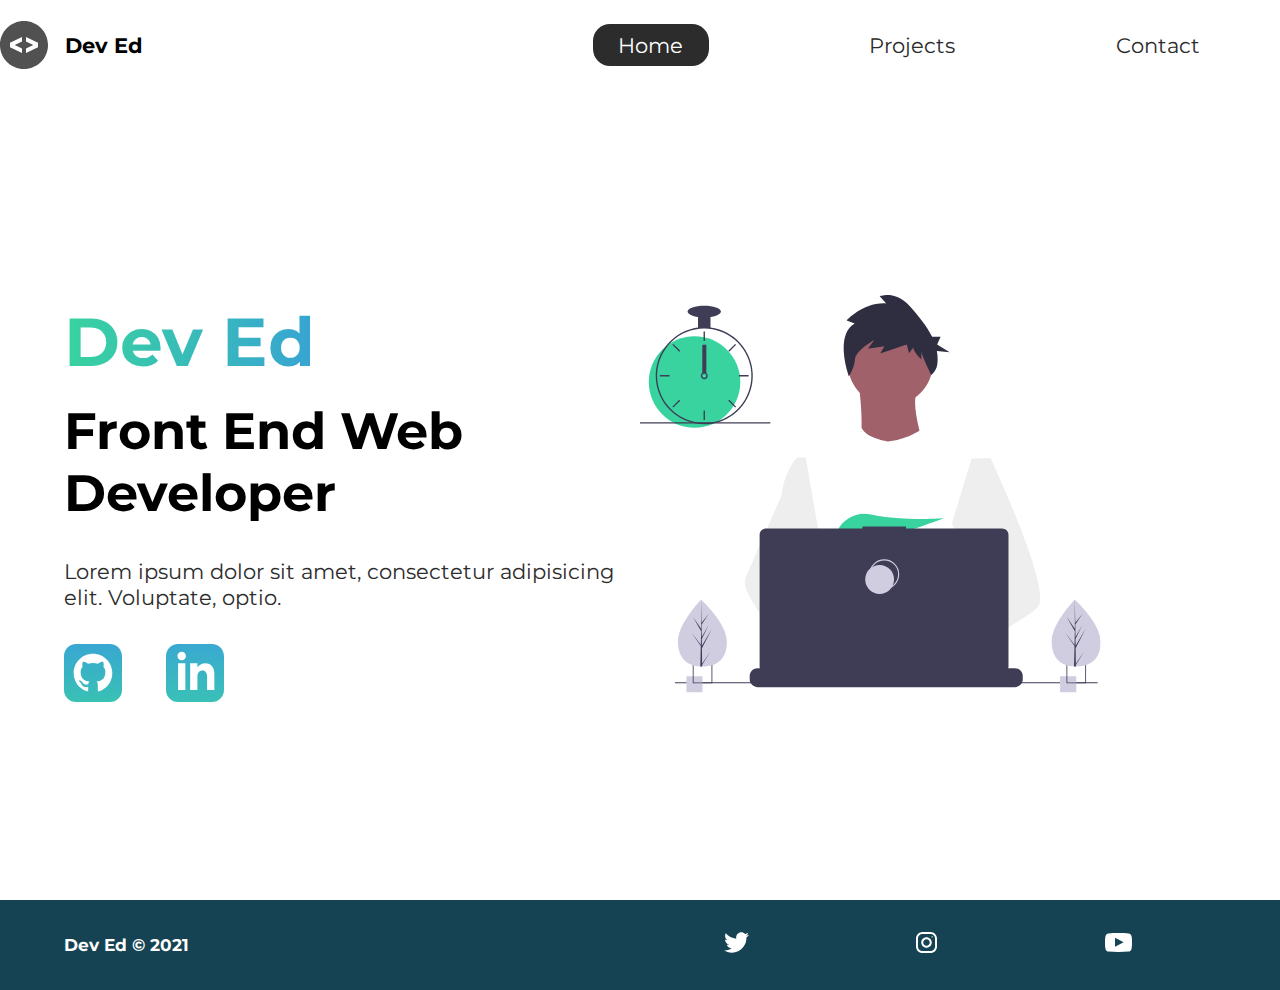
<file: index.html>
<!DOCTYPE html>
<html lang="en">
  <head>
    <meta charset="UTF-8" />
    <meta http-equiv="X-UA-Compatible" content="IE=edge" />
    <meta name="viewport" content="width=device-width, initial-scale=1.0" />
    <meta
      name="description"
      content="Dev Ed is a web front end Developer who specializes in html and css."
    />
    <link rel="stylesheet" href="./styles/style.css" />
    <meta name="robots" content="index,follow" />
    <link rel="preconnect" href="https://fonts.gstatic.com" />
    <link
      href="https://fonts.googleapis.com/css2?family=Montserrat:wght@400;500&display=swap"
      rel="stylesheet"
    />
    <title>Dev Ed | Web Developer</title>
  </head>
  <body>
    <header class="main">
      <nav>
        <div class="logo">
          <img src="icons/code.svg" alt="logo" />
          <h1>Dev Ed</h1>
        </div>
        <ul>
          <li><a class="active" href="/">Home</a></li>
          <li><a href="./projects/">Projects</a></li>
          <li><a href="./contact/">Contact</a></li>
        </ul>
      </nav>
    </header>
    <section class="intro">
      <div class="intro-text">
        <h2>Dev Ed</h2>
        <h3>
          Front End Web <br />
          Developer
        </h3>
        <p>
          Lorem ipsum dolor sit amet, consectetur adipisicing elit. Voluptate,
          optio.
        </p>
        <div class="intro-social">
          <a href="#"
            ><img src="/icons/github.svg" alt="github social link"
          /></a>
          <a href="#"
            ><img src="/icons/linked-in.svg" alt="linkedin social link"
          /></a>
        </div>
      </div>
      <div class="intro-images">
        <svg
          width="799"
          height="690"
          viewBox="0 0 799 690"
          fill="none"
          xmlns="http://www.w3.org/2000/svg"
        >
          <g id="undraw_dev_productivity_umsq (1) 1" clip-path="url(#clip0)">
            <path
              id="Vector"
              d="M516.92 624.636C516.92 624.636 512.16 626.266 504.42 628.576C487.31 633.706 455.65 642.216 428.82 643.916C405.72 645.396 386.2 641.836 382.63 626.766C381.1 620.286 383.27 614.956 388 610.576C402.12 597.486 439 592.796 468.25 591.186C476.51 590.736 484.15 590.526 490.51 590.446C501.31 590.306 508.39 590.526 508.39 590.526L508.56 591.186L516.92 624.636Z"
              fill="#A0616A"
            />
            <path
              id="Vector_2"
              d="M436.99 672.586C418.61 695.346 342.73 647.666 316.19 629.886C310.41 626.016 306.97 623.566 306.97 623.566L331.25 591.186L338.94 580.936C338.94 580.936 345.82 584.586 355.99 590.526C356.36 590.746 356.73 590.966 357.11 591.186C365.88 596.336 376.89 603.066 388 610.576C403.33 620.946 418.83 632.776 428.82 643.916C438.59 654.806 443.08 665.036 436.99 672.586Z"
              fill="#A0616A"
            />
            <g id="me">
              <path
                id="Vector_3"
                d="M434.672 191.952C475.283 191.607 507.926 158.406 507.582 117.795C507.237 77.1832 474.036 44.5403 433.425 44.8847C392.813 45.2291 360.17 78.4303 360.515 119.042C360.859 159.653 394.06 192.296 434.672 191.952Z"
                fill="#A0616A"
              />
              <path
                id="Vector_4"
                d="M379.477 155.65C379.477 155.65 394.216 259.972 373.002 271.875C351.787 283.779 499.929 283.588 499.929 283.588C499.929 283.588 466.124 193.284 480.809 165.449L379.477 155.65Z"
                fill="#A0616A"
              />
              <path
                id="Vector_5"
                d="M608.101 283.199L596.257 339.402L571.214 458.308L570.49 464.815L562.138 540.138L556.582 590.177L552.857 623.79C528.584 636.526 510.988 645.326 510.988 645.326C510.988 645.326 509.404 637.719 506.871 627.99C489.805 633.265 458.218 642.043 431.404 643.97C441.266 654.777 445.842 664.969 439.817 672.57C421.63 695.485 345.349 648.45 318.659 630.896C318.077 635.158 317.879 639.464 318.068 643.762L297.626 628.314L299.331 592.359L302.206 531.522L305.819 455.229C304.448 451.975 303.294 448.634 302.364 445.228C295.956 423.161 288.032 379.057 281.928 342.067C277.016 312.298 273.302 287.138 272.517 281.785C272.411 281.086 272.358 280.726 272.358 280.726L384.363 230.094C392.509 248.556 429.865 253.809 429.865 253.809C460.756 251.417 484.847 234.913 484.847 234.913L608.101 283.199Z"
                fill="white"
              />
              <path
                id="Vector_6"
                d="M372.285 49.3811L358.49 43.9934C358.49 43.9934 386.969 12.1 426.99 14.513L415.635 2.22366C415.635 2.22366 443.04 -9.01799 468.283 19.6674C481.553 34.7467 496.908 52.4737 506.557 72.5077L521.281 72.3829L515.251 85.9663L536.874 99.3152L514.777 97.0719C516.155 104.471 516.421 112.034 515.566 119.511C514.683 126.991 510.928 133.835 505.094 138.598V138.598C505.094 138.598 487.743 103.449 487.696 97.9443L487.813 111.705C487.813 111.705 473.959 99.4371 473.889 91.1807L466.471 100.877L462.593 85.7717L416.475 101.301L423.87 88.8526L395.157 93.2246L406.278 77.9923C406.278 77.9923 373.932 96.1568 372.811 111.304C371.689 126.452 362.299 140.875 362.299 140.875C362.299 140.875 336.213 70.3294 372.285 49.3811Z"
                fill="#2F2E41"
              />
              <path
                id="Vector_7"
                d="M690.215 540.422C682.794 548.605 664.338 560.992 641.951 574.422C633.623 579.413 624.757 584.559 615.71 589.676C594.122 601.889 571.514 614.001 552.857 623.79C528.584 636.526 510.988 645.326 510.988 645.326C510.988 645.326 509.403 637.719 506.871 627.99C503.48 614.968 498.397 598.141 493.184 590.715C493.002 590.456 492.82 590.218 492.638 589.979C491.121 588.022 489.601 586.885 488.112 586.897L562.138 540.138L594.127 519.926L570.489 464.814L540.842 395.683L557.908 339.727L575.062 283.479L608.101 283.199C608.101 283.199 619.243 306.985 633.514 340.166C635.647 345.128 637.851 350.299 640.096 355.64C669.469 425.394 706.176 522.836 690.215 540.422Z"
                fill="#EEEEEE"
              />
              <path
                id="Vector_8"
                d="M358.123 591.2C355.41 591.212 352.702 591.456 350.029 591.928C327.074 596.073 320.47 616.94 318.659 630.896C318.077 635.158 317.879 639.464 318.068 643.761L297.626 628.314L290.178 622.687C272.316 616.628 256.353 605.733 242.483 592.84C230.449 581.456 219.634 568.849 210.213 555.223C200.831 541.793 192.448 527.692 185.134 513.034C183.094 508.943 181.977 504.454 181.864 499.884C181.751 495.314 182.644 490.775 184.48 486.588L209.154 430.327L245.218 348.098C245.471 346.146 245.752 344.237 246.059 342.371C252.995 300.511 272.367 281.786 272.367 281.786L287.286 281.659L297.778 341.932L310.813 416.815L302.364 445.227L282.839 510.845L302.205 531.522L358.123 591.2Z"
                fill="#EEEEEE"
              />
            </g>
            <path
              id="Vector_9"
              d="M372.877 415.806L385.631 430.686C390.37 429.783 395.319 428.721 400.416 427.529L396.752 415.806L405.71 426.256C459.707 412.975 526.637 387.155 526.637 387.155C526.637 387.155 454.379 392.453 400.428 380.666C376.558 375.451 351.998 387.284 342.202 409.668C336.508 422.679 337.403 433.951 357.596 433.951C364.419 433.835 371.223 433.195 377.949 432.037L372.877 415.806Z"
              fill="#38D39F"
            />
            <path
              id="Vector_10"
              d="M663.65 660.386V666.456C663.654 668.122 663.345 669.774 662.74 671.326C662.472 672.018 662.147 672.687 661.77 673.326C660.578 675.326 658.887 676.983 656.862 678.133C654.838 679.283 652.549 679.887 650.22 679.886H203.67C201.342 679.887 199.053 679.283 197.028 678.133C195.003 676.983 193.312 675.326 192.12 673.326C191.743 672.687 191.419 672.018 191.15 671.326C190.546 669.774 190.237 668.122 190.24 666.456V660.386C190.24 658.622 190.587 656.876 191.262 655.246C191.936 653.616 192.926 652.136 194.173 650.888C195.42 649.641 196.901 648.652 198.53 647.977C200.16 647.302 201.906 646.955 203.67 646.956H229.41V644.126C229.41 644.052 229.425 643.979 229.453 643.911C229.481 643.843 229.522 643.782 229.574 643.73C229.626 643.678 229.688 643.636 229.756 643.608C229.824 643.58 229.897 643.566 229.97 643.566H243.4C243.474 643.566 243.547 643.58 243.615 643.608C243.683 643.636 243.745 643.678 243.797 643.73C243.849 643.782 243.89 643.843 243.918 643.911C243.946 643.979 243.96 644.052 243.96 644.126V646.956H252.35V644.126C252.35 644.052 252.365 643.979 252.393 643.911C252.421 643.843 252.462 643.782 252.514 643.73C252.566 643.678 252.628 643.636 252.696 643.608C252.764 643.58 252.837 643.566 252.91 643.566H266.34C266.414 643.566 266.487 643.58 266.555 643.608C266.623 643.636 266.684 643.678 266.736 643.73C266.789 643.782 266.83 643.843 266.858 643.911C266.886 643.979 266.9 644.052 266.9 644.126V646.956H275.3V644.126C275.3 644.052 275.315 643.979 275.343 643.911C275.371 643.843 275.412 643.782 275.464 643.73C275.516 643.678 275.578 643.636 275.646 643.608C275.714 643.58 275.787 643.566 275.86 643.566H289.29C289.364 643.566 289.437 643.58 289.505 643.608C289.573 643.636 289.634 643.678 289.686 643.73C289.739 643.782 289.78 643.843 289.808 643.911C289.836 643.979 289.85 644.052 289.85 644.126V646.956H298.24V644.126C298.24 644.052 298.255 643.979 298.283 643.911C298.311 643.843 298.352 643.782 298.404 643.73C298.456 643.678 298.518 643.636 298.586 643.608C298.654 643.58 298.727 643.566 298.8 643.566H312.23C312.304 643.566 312.377 643.58 312.445 643.608C312.513 643.636 312.574 643.678 312.626 643.73C312.678 643.782 312.72 643.843 312.748 643.911C312.776 643.979 312.79 644.052 312.79 644.126V646.956H321.18V644.126C321.18 644.052 321.194 643.979 321.223 643.911C321.251 643.843 321.292 643.782 321.344 643.73C321.396 643.678 321.458 643.636 321.526 643.608C321.594 643.58 321.667 643.566 321.74 643.566H335.17C335.244 643.566 335.317 643.58 335.385 643.608C335.453 643.636 335.514 643.678 335.566 643.73C335.618 643.782 335.66 643.843 335.688 643.911C335.716 643.979 335.73 644.052 335.73 644.126V646.956H344.13V644.126C344.13 644.052 344.145 643.979 344.173 643.911C344.201 643.843 344.242 643.782 344.294 643.73C344.346 643.678 344.408 643.636 344.476 643.608C344.544 643.58 344.617 643.566 344.69 643.566H358.12C358.194 643.566 358.267 643.58 358.335 643.608C358.403 643.636 358.464 643.678 358.516 643.73C358.569 643.782 358.61 643.843 358.638 643.911C358.666 643.979 358.68 644.052 358.68 644.126V646.956H367.07V644.126C367.07 644.052 367.085 643.979 367.113 643.911C367.141 643.843 367.182 643.782 367.234 643.73C367.286 643.678 367.348 643.636 367.416 643.608C367.484 643.58 367.557 643.566 367.63 643.566H472.83C472.904 643.566 472.977 643.58 473.045 643.608C473.113 643.636 473.174 643.678 473.227 643.73C473.279 643.782 473.32 643.843 473.348 643.911C473.376 643.979 473.39 644.052 473.39 644.126V646.956H481.79V644.126C481.79 644.052 481.804 643.979 481.833 643.911C481.861 643.843 481.902 643.782 481.954 643.73C482.006 643.678 482.068 643.636 482.136 643.608C482.204 643.58 482.277 643.566 482.35 643.566H495.78C495.928 643.567 496.07 643.627 496.175 643.732C496.279 643.836 496.339 643.978 496.34 644.126V646.956H504.73V644.126C504.73 644.052 504.745 643.979 504.773 643.911C504.801 643.843 504.842 643.782 504.894 643.73C504.946 643.678 505.008 643.636 505.076 643.608C505.144 643.58 505.217 643.566 505.29 643.566H518.72C518.794 643.566 518.867 643.58 518.935 643.608C519.003 643.636 519.065 643.678 519.117 643.73C519.169 643.782 519.21 643.843 519.238 643.911C519.266 643.979 519.28 644.052 519.28 644.126V646.956H527.67V644.126C527.67 644.052 527.685 643.979 527.713 643.911C527.741 643.843 527.782 643.782 527.834 643.73C527.886 643.678 527.948 643.636 528.016 643.608C528.084 643.58 528.157 643.566 528.23 643.566H541.66C541.734 643.566 541.807 643.58 541.875 643.608C541.943 643.636 542.005 643.678 542.057 643.73C542.109 643.782 542.15 643.843 542.178 643.911C542.206 643.979 542.22 644.052 542.22 644.126V646.956H550.62V644.126C550.62 644.052 550.635 643.979 550.663 643.911C550.691 643.843 550.732 643.782 550.784 643.73C550.836 643.678 550.898 643.636 550.966 643.608C551.034 643.58 551.107 643.566 551.18 643.566H564.61C564.757 643.568 564.898 643.628 565.001 643.733C565.104 643.837 565.161 643.979 565.16 644.126V646.956H573.56V644.126C573.56 644.052 573.575 643.979 573.603 643.911C573.631 643.843 573.672 643.782 573.724 643.73C573.776 643.678 573.838 643.636 573.906 643.608C573.974 643.58 574.047 643.566 574.12 643.566H587.55C587.624 643.566 587.697 643.58 587.765 643.608C587.833 643.636 587.895 643.678 587.947 643.73C587.999 643.782 588.04 643.843 588.068 643.911C588.096 643.979 588.11 644.052 588.11 644.126V646.956H596.5V644.126C596.5 644.052 596.515 643.979 596.543 643.911C596.571 643.843 596.612 643.782 596.664 643.73C596.716 643.678 596.778 643.636 596.846 643.608C596.914 643.58 596.987 643.566 597.06 643.566H610.49C610.564 643.566 610.637 643.58 610.705 643.608C610.773 643.636 610.835 643.678 610.887 643.73C610.939 643.782 610.98 643.843 611.008 643.911C611.036 643.979 611.05 644.052 611.05 644.126V646.956H650.22C651.984 646.955 653.731 647.302 655.36 647.977C656.99 648.652 658.471 649.641 659.718 650.888C660.965 652.136 661.954 653.616 662.629 655.246C663.304 656.876 663.651 658.622 663.65 660.386Z"
              fill="#3F3D56"
            />
            <path
              id="Vector_11"
              d="M793.5 671.326H60.5V673.326H793.5V671.326Z"
              fill="#3F3D56"
            />
            <path
              id="Vector_12"
              d="M627.694 404.757H461.251V401.326H385.78V404.757H218.651C215.665 404.757 212.801 405.943 210.69 408.054C208.578 410.166 207.392 413.029 207.392 416.015V643.927C207.392 646.913 208.578 649.776 210.69 651.888C212.801 653.999 215.665 655.185 218.651 655.185H627.694C630.68 655.185 633.544 653.999 635.655 651.888C637.767 649.776 638.953 646.913 638.953 643.927V416.015C638.953 414.537 638.662 413.073 638.096 411.707C637.53 410.341 636.701 409.1 635.655 408.054C634.61 407.009 633.369 406.18 632.003 405.614C630.637 405.048 629.173 404.757 627.694 404.757Z"
              fill="#3F3D56"
            />
            <path
              id="Vector_13"
              d="M423.5 509.326C437.307 509.326 448.5 498.133 448.5 484.326C448.5 470.519 437.307 459.326 423.5 459.326C409.693 459.326 398.5 470.519 398.5 484.326C398.5 498.133 409.693 509.326 423.5 509.326Z"
              stroke="#D0CDE1"
              stroke-width="2"
              stroke-miterlimit="10"
            />
            <path
              id="Vector_14"
              d="M415.5 518.326C429.307 518.326 440.5 507.133 440.5 493.326C440.5 479.519 429.307 468.326 415.5 468.326C401.693 468.326 390.5 479.519 390.5 493.326C390.5 507.133 401.693 518.326 415.5 518.326Z"
              fill="#D0CDE1"
            />
            <path
              id="Vector_15"
              d="M108.446 661.223H80.4463V689.223H108.446V661.223Z"
              fill="#D0CDE1"
            />
            <path
              id="Vector_16"
              d="M91.4502 639.223V673.223H125.45V639.223H91.4502ZM123.97 671.743H92.9202V640.703H123.97V671.743Z"
              fill="#3F3D56"
            />
            <path
              id="Vector_17"
              d="M756.446 661.223H728.446V689.223H756.446V661.223Z"
              fill="#D0CDE1"
            />
            <path
              id="Vector_18"
              d="M739.45 639.223V673.223H773.45V639.223H739.45ZM771.97 671.743H740.92V640.703H771.97V671.743Z"
              fill="#3F3D56"
            />
            <path
              id="Vector_19"
              d="M94.5802 230.113C138.399 230.113 173.921 194.592 173.921 150.773C173.921 106.955 138.399 71.4326 94.5802 71.4326C50.7617 71.4326 15.2397 106.955 15.2397 150.773C15.2397 194.592 50.7617 230.113 94.5802 230.113Z"
              fill="#38D39F"
            />
            <path
              id="Vector_20"
              d="M122.229 56.4899C115.045 55.5763 107.774 55.5763 100.59 56.4899C84.586 58.5913 69.5203 65.2398 57.181 75.6465C44.8417 86.0532 35.7467 99.7813 30.9754 115.202C28.8053 122.229 27.5764 129.514 27.3208 136.864C27.2848 137.886 27.2607 138.92 27.2607 139.954C27.283 162.264 36.1559 183.655 51.932 199.431C67.7082 215.207 89.0989 224.08 111.41 224.103C113.201 224.103 114.992 224.042 116.759 223.934C120.907 223.674 125.03 223.103 129.093 222.227C148.495 218.055 165.798 207.161 177.947 191.468C190.095 175.776 196.308 156.295 195.487 136.467C194.665 116.638 186.863 97.738 173.459 83.1039C160.054 68.4698 141.909 59.0435 122.229 56.4899H122.229ZM137.748 217.347H137.736C130.959 219.659 123.905 221.062 116.759 221.518C114.992 221.638 113.201 221.698 111.41 221.698C89.7377 221.672 68.961 213.051 53.6367 197.727C38.3123 182.402 29.6914 161.626 29.6649 139.954C29.6649 138.92 29.689 137.886 29.725 136.864C30.5514 115.744 39.5156 95.7617 54.7411 81.1008C69.9666 66.44 90.273 58.237 111.41 58.2089C130.776 58.21 149.513 65.0865 164.283 77.6131C179.052 90.1398 188.895 107.503 192.057 126.61C195.219 145.716 191.496 165.325 181.55 181.942C171.604 198.559 156.081 211.106 137.748 217.347H137.748Z"
              fill="#3F3D56"
            />
            <path
              id="Vector_21"
              d="M112.612 63.0176H110.208V79.8474H112.612V63.0176Z"
              fill="#3F3D56"
            />
            <path
              id="Vector_22"
              d="M57.8578 84.7018L56.1577 86.4019L68.0582 98.3023L69.7582 96.6022L57.8578 84.7018Z"
              fill="#3F3D56"
            />
            <path
              id="Vector_23"
              d="M34.4736 138.751V141.156H51.3034V138.751H34.4736Z"
              fill="#3F3D56"
            />
            <path
              id="Vector_24"
              d="M56.1578 193.506L57.8579 195.206L69.7584 183.306L68.0583 181.606L56.1578 193.506Z"
              fill="#3F3D56"
            />
            <path
              id="Vector_25"
              d="M153.062 96.6022L154.762 98.3022L166.662 86.4018L164.962 84.7017L153.062 96.6022Z"
              fill="#3F3D56"
            />
            <path
              id="Vector_26"
              d="M171.516 138.751V141.156H188.346V138.751H171.516Z"
              fill="#3F3D56"
            />
            <path
              id="Vector_27"
              d="M154.762 181.605L153.062 183.305L164.962 195.206L166.662 193.506L154.762 181.605Z"
              fill="#3F3D56"
            />
            <path
              id="Vector_28"
              d="M112.612 200.06H110.208V216.89H112.612V200.06Z"
              fill="#3F3D56"
            />
            <path
              id="Vector_29"
              d="M115.016 135.145C113.976 134.365 112.711 133.943 111.41 133.943C110.11 133.943 108.844 134.365 107.804 135.145C107.091 135.686 106.505 136.375 106.085 137.165C105.552 138.181 105.322 139.329 105.421 140.473C105.52 141.616 105.944 142.707 106.644 143.617C107.343 144.527 108.288 145.218 109.368 145.608C110.447 145.997 111.616 146.07 112.735 145.817C113.855 145.564 114.878 144.996 115.685 144.179C116.492 143.363 117.048 142.333 117.288 141.21C117.528 140.088 117.441 138.92 117.039 137.846C116.636 136.771 115.935 135.834 115.017 135.145H115.016ZM111.41 143.56C110.454 143.557 109.539 143.176 108.863 142.501C108.187 141.825 107.807 140.909 107.804 139.954C107.808 139.224 108.03 138.513 108.441 137.91C108.793 137.4 109.271 136.989 109.828 136.718C110.386 136.446 111.004 136.323 111.623 136.361C112.241 136.398 112.84 136.594 113.361 136.931C113.881 137.267 114.307 137.732 114.595 138.281C114.883 138.83 115.025 139.444 115.007 140.063C114.989 140.683 114.811 141.287 114.491 141.818C114.17 142.349 113.719 142.788 113.179 143.093C112.639 143.398 112.03 143.559 111.41 143.56V143.56Z"
              fill="#3F3D56"
            />
            <path
              id="Vector_30"
              d="M122.229 35.3687H100.591V57.007H122.229V35.3687Z"
              fill="#3F3D56"
            />
            <path
              id="Vector_31"
              d="M111.41 38.9748C127.344 38.9748 140.261 34.4 140.261 28.7567C140.261 23.1134 127.344 18.5386 111.41 18.5386C95.4757 18.5386 82.5586 23.1134 82.5586 28.7567C82.5586 34.4 95.4757 38.9748 111.41 38.9748Z"
              fill="#3F3D56"
            />
            <path id="clock-arrow" d="M115 86H108V135H115V86Z" fill="#3F3D56" />
            <path
              id="Vector_32"
              d="M226 220.44H0V222.844H226V220.44Z"
              fill="#3F3D56"
            />
            <g id="plant-left">
              <path
                id="Vector_33"
                d="M150.594 599.754C151.527 631.704 132.858 643.413 109.43 644.097C108.886 644.113 108.344 644.123 107.805 644.126C106.719 644.135 105.643 644.117 104.577 644.072C83.3891 643.193 66.6172 631.945 65.7495 602.232C64.8515 571.482 103.018 531.529 105.882 528.574L105.887 528.571C105.996 528.458 106.052 528.402 106.052 528.402C106.052 528.402 149.661 567.807 150.594 599.754Z"
                fill="#D0CDE1"
              />
              <path
                id="Vector_34"
                d="M107.744 639.255L122.626 617.124L107.774 641.636L107.805 644.126C106.719 644.135 105.643 644.117 104.577 644.072L105.315 612.06L105.295 611.813L105.322 611.766L105.393 608.741L89.0952 585.078L105.374 606.477L105.432 607.116L105.989 582.93L91.9122 558.397L106.029 578.681L105.882 528.574L105.882 528.407L105.887 528.571L106.821 568.062L119.651 552.021L106.863 571.464L107.143 593.098L118.949 571.984L107.187 596.279L107.343 608.308L124.512 578.897L107.395 612.505L107.744 639.255Z"
                fill="#3F3D56"
              />
            </g>
            <g id="plant-right">
              <path
                id="Vector_35"
                d="M798.594 599.754C799.527 631.704 780.858 643.413 757.43 644.097C756.886 644.113 756.344 644.123 755.805 644.126C754.719 644.135 753.643 644.117 752.577 644.072C731.389 643.193 714.617 631.945 713.749 602.232C712.851 571.482 751.018 531.529 753.882 528.574L753.887 528.571C753.996 528.458 754.052 528.402 754.052 528.402C754.052 528.402 797.661 567.807 798.594 599.754Z"
                fill="#D0CDE1"
              />
              <path
                id="Vector_36"
                d="M755.744 639.255L770.626 617.124L755.774 641.636L755.805 644.126C754.719 644.135 753.643 644.117 752.577 644.072L753.315 612.06L753.295 611.813L753.323 611.766L753.393 608.741L737.095 585.078L753.374 606.477L753.432 607.116L753.989 582.93L739.912 558.397L754.029 578.681L753.882 528.574L753.882 528.407L753.887 528.571L754.821 568.062L767.651 552.021L754.864 571.464L755.143 593.098L766.949 571.984L755.187 596.279L755.343 608.308L772.512 578.897L755.395 612.505L755.744 639.255Z"
                fill="#3F3D56"
              />
            </g>
          </g>
          <defs>
            <clipPath id="clip0">
              <rect width="798.627" height="689.223" fill="white" />
            </clipPath>
          </defs>
        </svg>
        <img class="splash" src="/img/splash.svg" alt="" />
      </div>
    </section>
    <footer>
      <h4>Dev Ed &copy; 2021</h4>
      <ul>
        <li>
          <a href="#"
            ><img src="/icons/twitter 1.svg" alt="twitter-social"
          /></a>
        </li>
        <li>
          <a href="#"
            ><img src="/icons/instagram 1.svg" alt="instagram-social"
          /></a>
        </li>
        <li>
          <a href="#"
            ><img src="/icons/youtube-symbol 1.svg" alt="youtube-social"
          /></a>
        </li>
      </ul>
    </footer>
  </body>
</html>
</file>
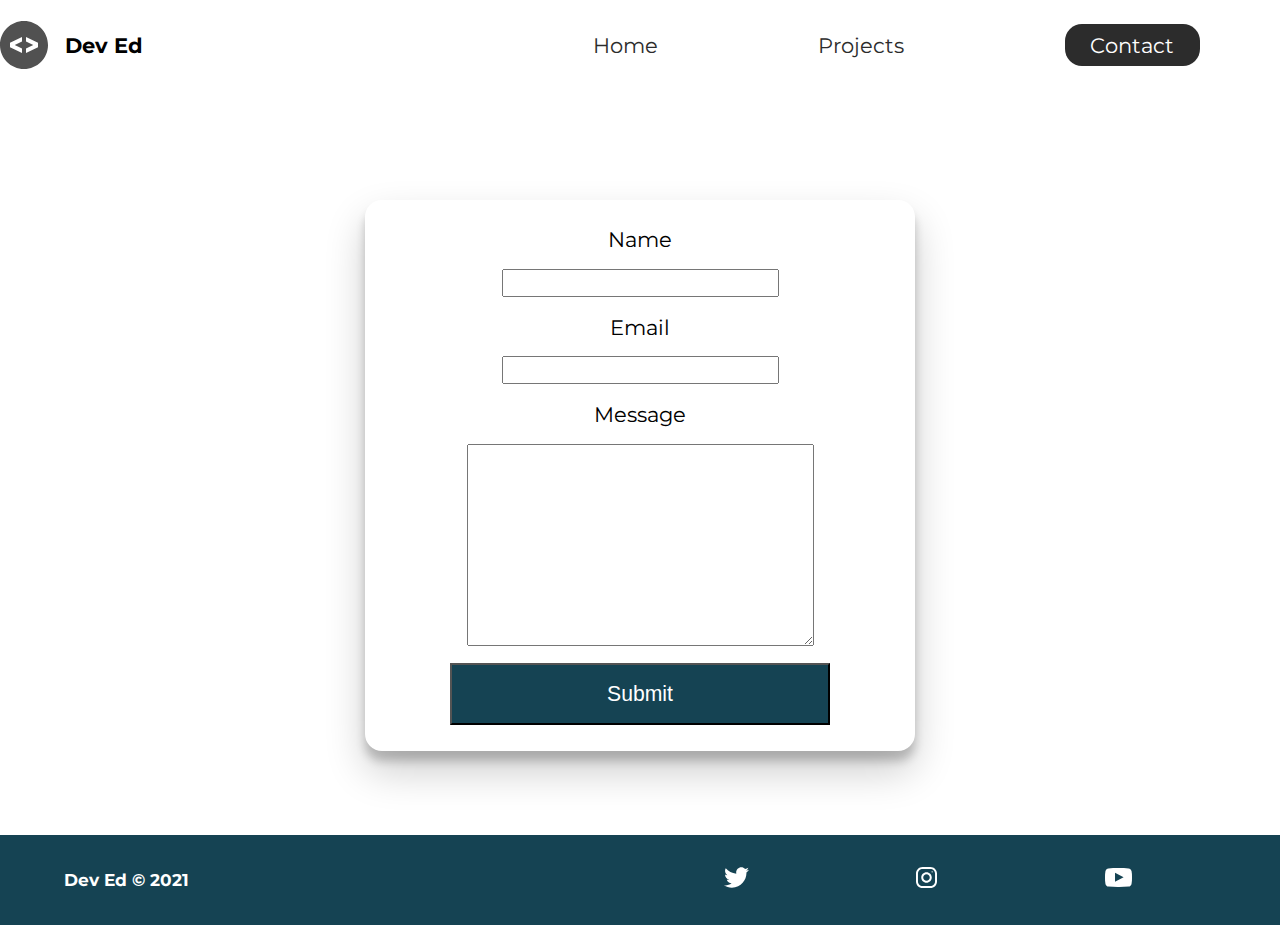
<file: contact/index.html>
<!DOCTYPE html>
<html lang="en">
  <head>
    <meta charset="UTF-8" />
    <meta http-equiv="X-UA-Compatible" content="IE=edge" />
    <meta name="viewport" content="width=device-width, initial-scale=1.0" />
    <meta
      name="description"
      content="Dev Ed is a web front end Developer who specializes in html and css."
    />
    <link rel="stylesheet" href="../styles/style.css" />
    <meta name="robots" content="index,follow" />
    <link rel="preconnect" href="https://fonts.gstatic.com" />
    <link
      href="https://fonts.googleapis.com/css2?family=Montserrat:wght@400;500&display=swap"
      rel="stylesheet"
    />
    <title>Dev Ed | Web Developer</title>
  </head>
  <body>
    <header class="main">
      <nav>
        <div class="logo">
          <img src="../icons/code.svg" alt="logo" />
          <h1>Dev Ed</h1>
        </div>
        <ul>
          <li><a href="../index.html">Home</a></li>
          <li><a href="../projects/">Projects</a></li>
          <li><a class="active" href="./index.html">Contact</a></li>
        </ul>
      </nav>
    </header>
    <section class="form-section">
      <form action="">
        <label for="name">Name</label>
        <input type="text" name="name" id="name" required />
        <label for="email">Email</label>
        <input type="text" name="email" id="email" required />
        <label for="message">Message</label>
        <textarea name="message" id="message" cols="30" rows="10"></textarea>
        <button type="submit">Submit</button>
      </form>
    </section>
    <footer>
      <h4>Dev Ed &copy; 2021</h4>
      <ul>
        <li>
          <a href="#"
            ><img src="/icons/twitter 1.svg" alt="twitter-social"
          /></a>
        </li>
        <li>
          <a href="#"
            ><img src="/icons/instagram 1.svg" alt="instagram-social"
          /></a>
        </li>
        <li>
          <a href="#"
            ><img src="/icons/youtube-symbol 1.svg" alt="youtube-social"
          /></a>
        </li>
      </ul>
    </footer>
  </body>
</html>
</file>
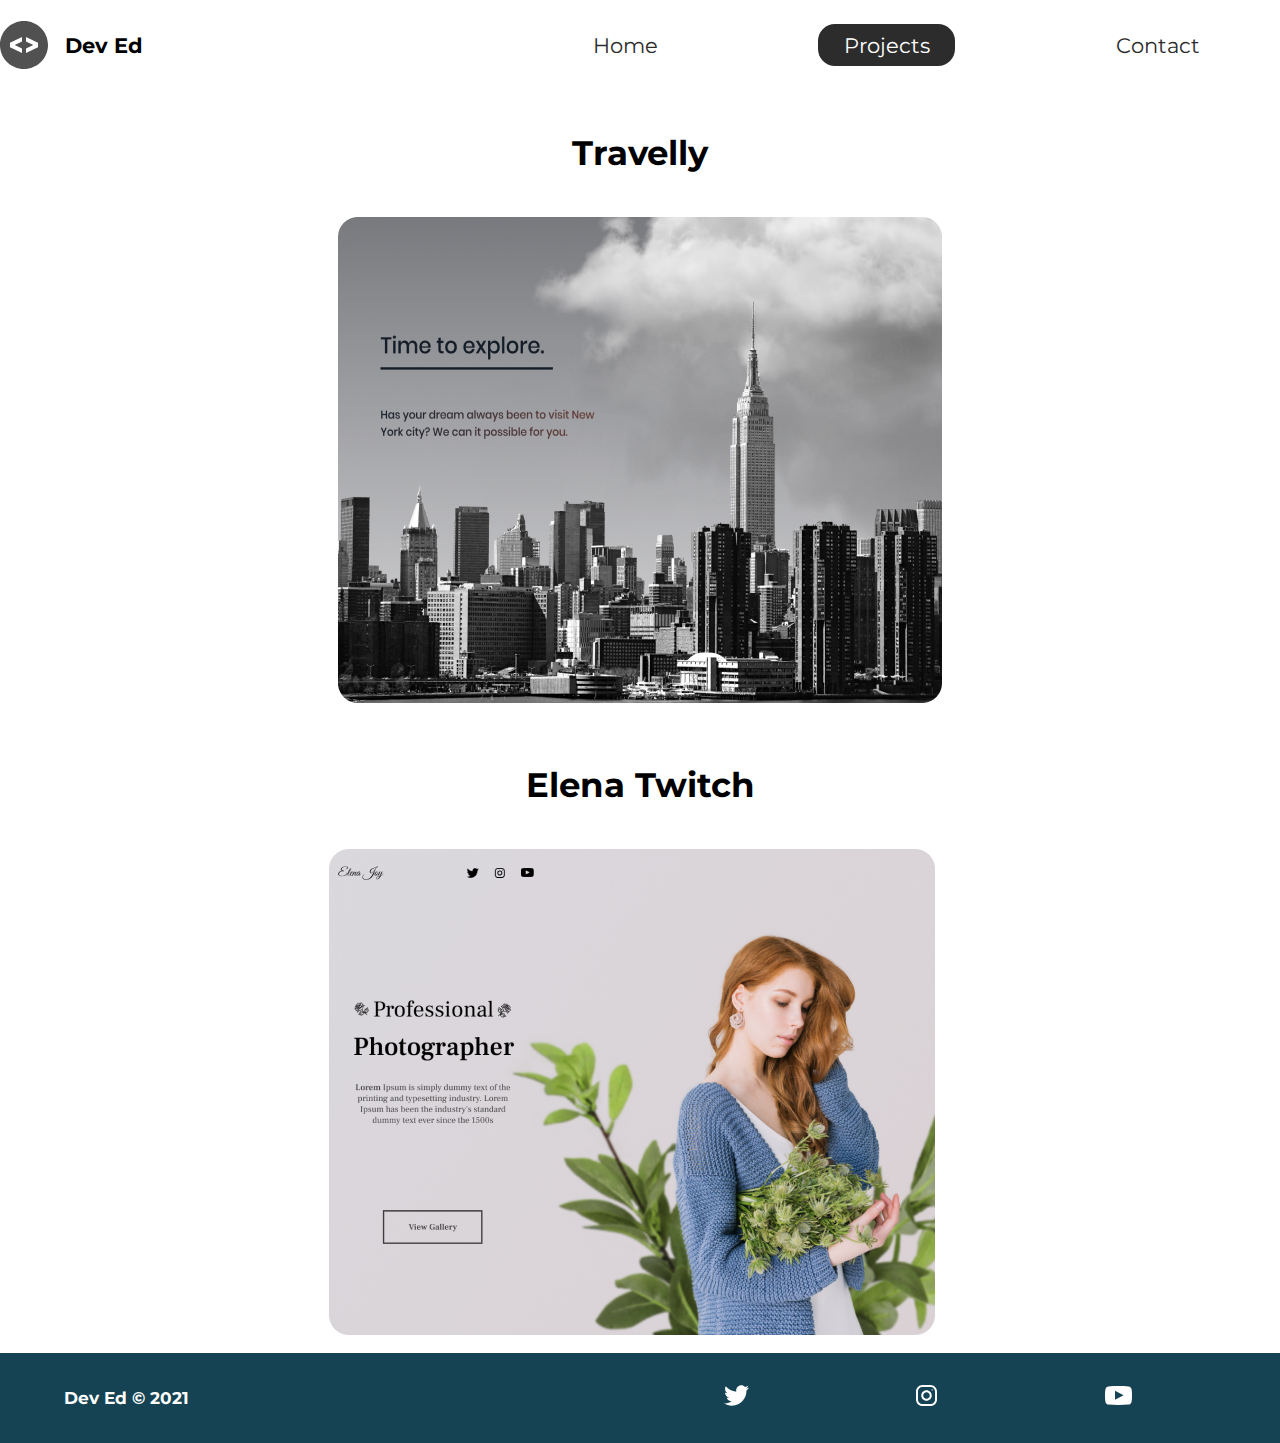
<file: projects/index.html>
<!DOCTYPE html>
<html lang="en">
  <head>
    <meta charset="UTF-8" />
    <meta http-equiv="X-UA-Compatible" content="IE=edge" />
    <meta name="viewport" content="width=device-width, initial-scale=1.0" />
    <meta
      name="description"
      content="Dev Ed is a web front end Developer who specializes in html and css."
    />
    <link rel="stylesheet" href="../styles/style.css" />
    <meta name="robots" content="index,follow" />
    <link rel="preconnect" href="https://fonts.gstatic.com" />
    <link
      href="https://fonts.googleapis.com/css2?family=Montserrat:wght@400;500&display=swap"
      rel="stylesheet"
    />
    <title>Dev Ed | Web Developer</title>
  </head>
  <body>
    <header class="main">
      <nav>
        <div class="logo">
          <img src="../icons/code.svg" alt="logo" />
          <h1>Dev Ed</h1>
        </div>
        <ul>
          <li><a href="../index.html">Home</a></li>
          <li><a class="active" href="./index.html">Projects</a></li>
          <li><a href="../contact/">Contact</a></li>
        </ul>
      </nav>
    </header>
    <section class="projects">
      <div class="travelly">
        <h2>Travelly</h2>
        <img src="../img/travelly.jpg" alt="travelly-project" />
      </div>
      <div class="elena">
        <h2>Elena Twitch</h2>
        <img src="../img/elena-joy.jpg" alt="elena-project" />
      </div>
    </section>

    <footer>
      <h4>Dev Ed &copy; 2021</h4>
      <ul>
        <li>
          <a href="#"
            ><img src="/icons/twitter 1.svg" alt="twitter-social"
          /></a>
        </li>
        <li>
          <a href="#"
            ><img src="/icons/instagram 1.svg" alt="instagram-social"
          /></a>
        </li>
        <li>
          <a href="#"
            ><img src="/icons/youtube-symbol 1.svg" alt="youtube-social"
          /></a>
        </li>
      </ul>
    </footer>
  </body>
</html>
</file>
<file: styles/style.css>
/* VARIABLES */
* {
  margin: 0;
  padding: 0;
  -webkit-box-sizing: border-box;
          box-sizing: border-box;
}

html {
  font-size: 62.5%;
}

body {
  font-family: "Montserrat", sans-serif;
}

h1 {
  font-size: 2.5rem;
}

li,
button,
label,
input,
a,
p {
  font-size: 2.5rem;
}

h2 {
  font-size: 4rem;
}

h3 {
  font-size: 2.5rem;
}

h4,
h5 {
  font-size: 2rem;
}

ul {
  list-style: none;
}

a {
  text-decoration: none;
  color: #2c2c2c;
}

.main-head {
  width: 95%;
  margin: 0 0 0 auto;
}

/* vid enede up at 11:56 */
nav {
  display: -webkit-box;
  display: -ms-flexbox;
  display: flex;
  -webkit-box-pack: justify;
      -ms-flex-pack: justify;
          justify-content: space-between;
  -webkit-box-align: center;
      -ms-flex-align: center;
          align-items: center;
  -webkit-box-orient: horizontal;
  -webkit-box-direction: normal;
      -ms-flex-direction: row;
          flex-direction: row;
  min-height: 10vh;
  width: 60%;
  -ms-flex-wrap: wrap;
      flex-wrap: wrap;
}

nav .logo {
  display: -webkit-box;
  display: -ms-flexbox;
  display: flex;
  -webkit-box-pack: start;
      -ms-flex-pack: start;
          justify-content: start;
  -webkit-box-align: center;
      -ms-flex-align: center;
          align-items: center;
  -webkit-box-orient: horizontal;
  -webkit-box-direction: normal;
      -ms-flex-direction: row;
          flex-direction: row;
  -webkit-box-flex: 1;
      -ms-flex: 1 1 10rem;
          flex: 1 1 10rem;
}

nav .logo h1 {
  margin: 2rem;
}

nav ul {
  display: -webkit-box;
  display: -ms-flexbox;
  display: flex;
  -ms-flex-pack: distribute;
      justify-content: space-around;
  -webkit-box-align: center;
      -ms-flex-align: center;
          align-items: center;
  -webkit-box-orient: horizontal;
  -webkit-box-direction: normal;
      -ms-flex-direction: row;
          flex-direction: row;
  -webkit-box-flex: 1;
      -ms-flex: 1 1 40rem;
          flex: 1 1 40rem;
}

.intro {
  min-height: 90vh;
  width: 90%;
  margin: auto;
  -ms-flex-wrap: wrap;
      flex-wrap: wrap;
  display: -webkit-box;
  display: -ms-flexbox;
  display: flex;
  -webkit-box-pack: justify;
      -ms-flex-pack: justify;
          justify-content: space-between;
  -webkit-box-align: center;
      -ms-flex-align: center;
          align-items: center;
  -webkit-box-orient: horizontal;
  -webkit-box-direction: normal;
      -ms-flex-direction: row;
          flex-direction: row;
}

.intro h2 {
  font-size: 8rem;
  padding-top: 2rem;
  background: -webkit-gradient(linear, left top, right top, from(#38d39f), to(#38a4d3));
  background: linear-gradient(left, #38d39f, #38a4d3);
  -webkit-background-clip: text;
  -webkit-text-fill-color: transparent;
  background-clip: text;
  display: inline-block;
}

.intro h3 {
  font-size: 6rem;
  padding: 2rem 0rem;
}

.intro p {
  padding-top: 2rem;
  color: #2c2c2c;
}

.splash {
  position: absolute;
  top: 0%;
  right: 0%;
  height: 100%;
  z-index: -1;
}

.intro-social {
  margin-top: 4rem;
}

.intro-social a {
  margin-right: 5rem;
}

.active {
  background: #2c2c2c;
  color: white;
  padding: 1rem 3rem;
  border-radius: 2rem;
}

.intro-text,
.intro-images {
  -webkit-box-flex: 1;
      -ms-flex: 1 1 40rem;
          flex: 1 1 40rem;
}

/*#plant-left {
  animation: plant 1.5s ease infinite alternate;
}
#plant-right {
  animation: plant 1.5s ease infinite alternate 0.5s;
}*/
#me {
  -webkit-animation: me 2s ease infinite alternate;
          animation: me 2s ease infinite alternate;
  -webkit-transform-origin: bottom;
          transform-origin: bottom;
}

#clock-arrow {
  -webkit-animation: clock 1.5s infinite linear;
          animation: clock 1.5s infinite linear;
  transform-box: fill-box;
  /* fixes issue with svg origin */
  -webkit-transform-origin: bottom;
          transform-origin: bottom;
}

@-webkit-keyframes me {
  from {
    -webkit-transform: rotateZ(-3deg);
            transform: rotateZ(-3deg);
  }
  to {
    -webkit-transform: rotateZ(3deg);
            transform: rotateZ(3deg);
  }
}

@keyframes me {
  from {
    -webkit-transform: rotateZ(-3deg);
            transform: rotateZ(-3deg);
  }
  to {
    -webkit-transform: rotateZ(3deg);
            transform: rotateZ(3deg);
  }
}

@-webkit-keyframes plant {
  from {
    -webkit-transform: translateY(0%);
            transform: translateY(0%);
  }
  to {
    -webkit-transform: translateY(-30%);
            transform: translateY(-30%);
  }
}

@keyframes plant {
  from {
    -webkit-transform: translateY(0%);
            transform: translateY(0%);
  }
  to {
    -webkit-transform: translateY(-30%);
            transform: translateY(-30%);
  }
}

@-webkit-keyframes clock {
  from {
    -webkit-transform: rotateZ(0deg);
            transform: rotateZ(0deg);
  }
  to {
    -webkit-transform: rotateZ(360deg);
            transform: rotateZ(360deg);
  }
}

@keyframes clock {
  from {
    -webkit-transform: rotateZ(0deg);
            transform: rotateZ(0deg);
  }
  to {
    -webkit-transform: rotateZ(360deg);
            transform: rotateZ(360deg);
  }
}

.projects {
  width: 90%;
  margin: auto;
  min-height: 90vh;
  display: -webkit-box;
  display: -ms-flexbox;
  display: flex;
  -webkit-box-pack: justify;
      -ms-flex-pack: justify;
          justify-content: space-between;
  -webkit-box-align: center;
      -ms-flex-align: center;
          align-items: center;
  -webkit-box-orient: horizontal;
  -webkit-box-direction: normal;
      -ms-flex-direction: row;
          flex-direction: row;
  text-align: center;
  -ms-flex-wrap: wrap;
      flex-wrap: wrap;
}

.projects h2 {
  margin: 5rem;
}

.travelly,
.elena {
  -webkit-box-flex: 1;
      -ms-flex: 1 1 40rem;
          flex: 1 1 40rem;
  padding-bottom: 2rem;
}

.form-section {
  min-height: 80vh;
  display: -webkit-box;
  display: -ms-flexbox;
  display: flex;
  -webkit-box-pack: center;
      -ms-flex-pack: center;
          justify-content: center;
  -webkit-box-align: center;
      -ms-flex-align: center;
          align-items: center;
  -webkit-box-orient: horizontal;
  -webkit-box-direction: normal;
      -ms-flex-direction: row;
          flex-direction: row;
  margin-top: 3rem;
}

.form-section form {
  padding: 3rem 10rem;
  -webkit-box-shadow: 0px 10px 10px rgba(0, 0, 0, 0.2), 0px 20px 40px rgba(0, 0, 0, 0.2);
          box-shadow: 0px 10px 10px rgba(0, 0, 0, 0.2), 0px 20px 40px rgba(0, 0, 0, 0.2);
  border-radius: 2rem;
  display: -webkit-box;
  display: -ms-flexbox;
  display: flex;
  -webkit-box-pack: center;
      -ms-flex-pack: center;
          justify-content: center;
  -webkit-box-align: center;
      -ms-flex-align: center;
          align-items: center;
  -webkit-box-orient: vertical;
  -webkit-box-direction: normal;
      -ms-flex-direction: column;
          flex-direction: column;
}

.form-section form input,
.form-section form textarea {
  margin: 2rem;
}

.form-section form input:focus,
.form-section form textarea:focus {
  outline: 1px solid black;
}

.form-section form textarea {
  font-family: "Montserrat", sans-serif;
  font-size: 2rem;
}

.form-section form button {
  width: 100%;
  padding: 2rem;
  background-color: #154353;
  color: white;
}

.form-section form button:focus {
  background: #4db391;
}

footer {
  background: #154353;
  color: white;
  min-height: 10vh;
  padding: 0% 5%;
  margin: auto;
  display: -webkit-box;
  display: -ms-flexbox;
  display: flex;
  -webkit-box-pack: start;
      -ms-flex-pack: start;
          justify-content: flex-start;
  -webkit-box-align: center;
      -ms-flex-align: center;
          align-items: center;
  -webkit-box-orient: horizontal;
  -webkit-box-direction: normal;
      -ms-flex-direction: row;
          flex-direction: row;
}

footer ul {
  -webkit-box-flex: 1;
      -ms-flex: 1 1 40rem;
          flex: 1 1 40rem;
  display: -webkit-box;
  display: -ms-flexbox;
  display: flex;
  -ms-flex-pack: distribute;
      justify-content: space-around;
  -webkit-box-align: center;
      -ms-flex-align: center;
          align-items: center;
  -webkit-box-orient: horizontal;
  -webkit-box-direction: normal;
      -ms-flex-direction: row;
          flex-direction: row;
}

footer h4 {
  -webkit-box-flex: 1;
      -ms-flex: 1 1 40rem;
          flex: 1 1 40rem;
}

@media screen and (max-width: 1332px) {
  html {
    font-size: 53%;
  }
  .splash {
    display: none;
  }
  svg {
    width: 80%;
  }
  nav {
    width: 100%;
  }
}

@media screen and (max-width: 754px) {
  html {
    font-size: 45%;
  }
  svg {
    height: 60%;
  }
  .main-head {
    width: 100%;
  }
  nav .logo {
    display: -webkit-box;
    display: -ms-flexbox;
    display: flex;
    -webkit-box-pack: center;
        -ms-flex-pack: center;
            justify-content: center;
    -webkit-box-align: center;
        -ms-flex-align: center;
            align-items: center;
    -webkit-box-orient: vertical;
    -webkit-box-direction: normal;
        -ms-flex-direction: column;
            flex-direction: column;
    -webkit-box-flex: 1;
        -ms-flex: 1 1 20rem;
            flex: 1 1 20rem;
    margin-top: 2rem;
  }
  nav ul {
    -webkit-box-flex: 1;
        -ms-flex: 1 1 60rem;
            flex: 1 1 60rem;
    margin: 2rem 0rem;
  }
  .intro-text {
    margin-top: 5rem;
    text-align: center;
  }
  .intro-social {
    display: -webkit-box;
    display: -ms-flexbox;
    display: flex;
    -webkit-box-pack: center;
        -ms-flex-pack: center;
            justify-content: center;
    -webkit-box-align: center;
        -ms-flex-align: center;
            align-items: center;
    -webkit-box-orient: horizontal;
    -webkit-box-direction: normal;
        -ms-flex-direction: row;
            flex-direction: row;
  }
  .intro-social a {
    margin: 2rem;
  }
  .intro-images {
    text-align: center;
  }
  .elena,
  .travelly {
    -webkit-box-flex: 1;
        -ms-flex: 1 1 50rem;
            flex: 1 1 50rem;
  }
  .elena img,
  .travelly img {
    width: 100%;
    height: 100%;
  }
  form {
    padding: 0rem;
    width: 100%;
  }
}
/*# sourceMappingURL=style.css.map */
</file>
